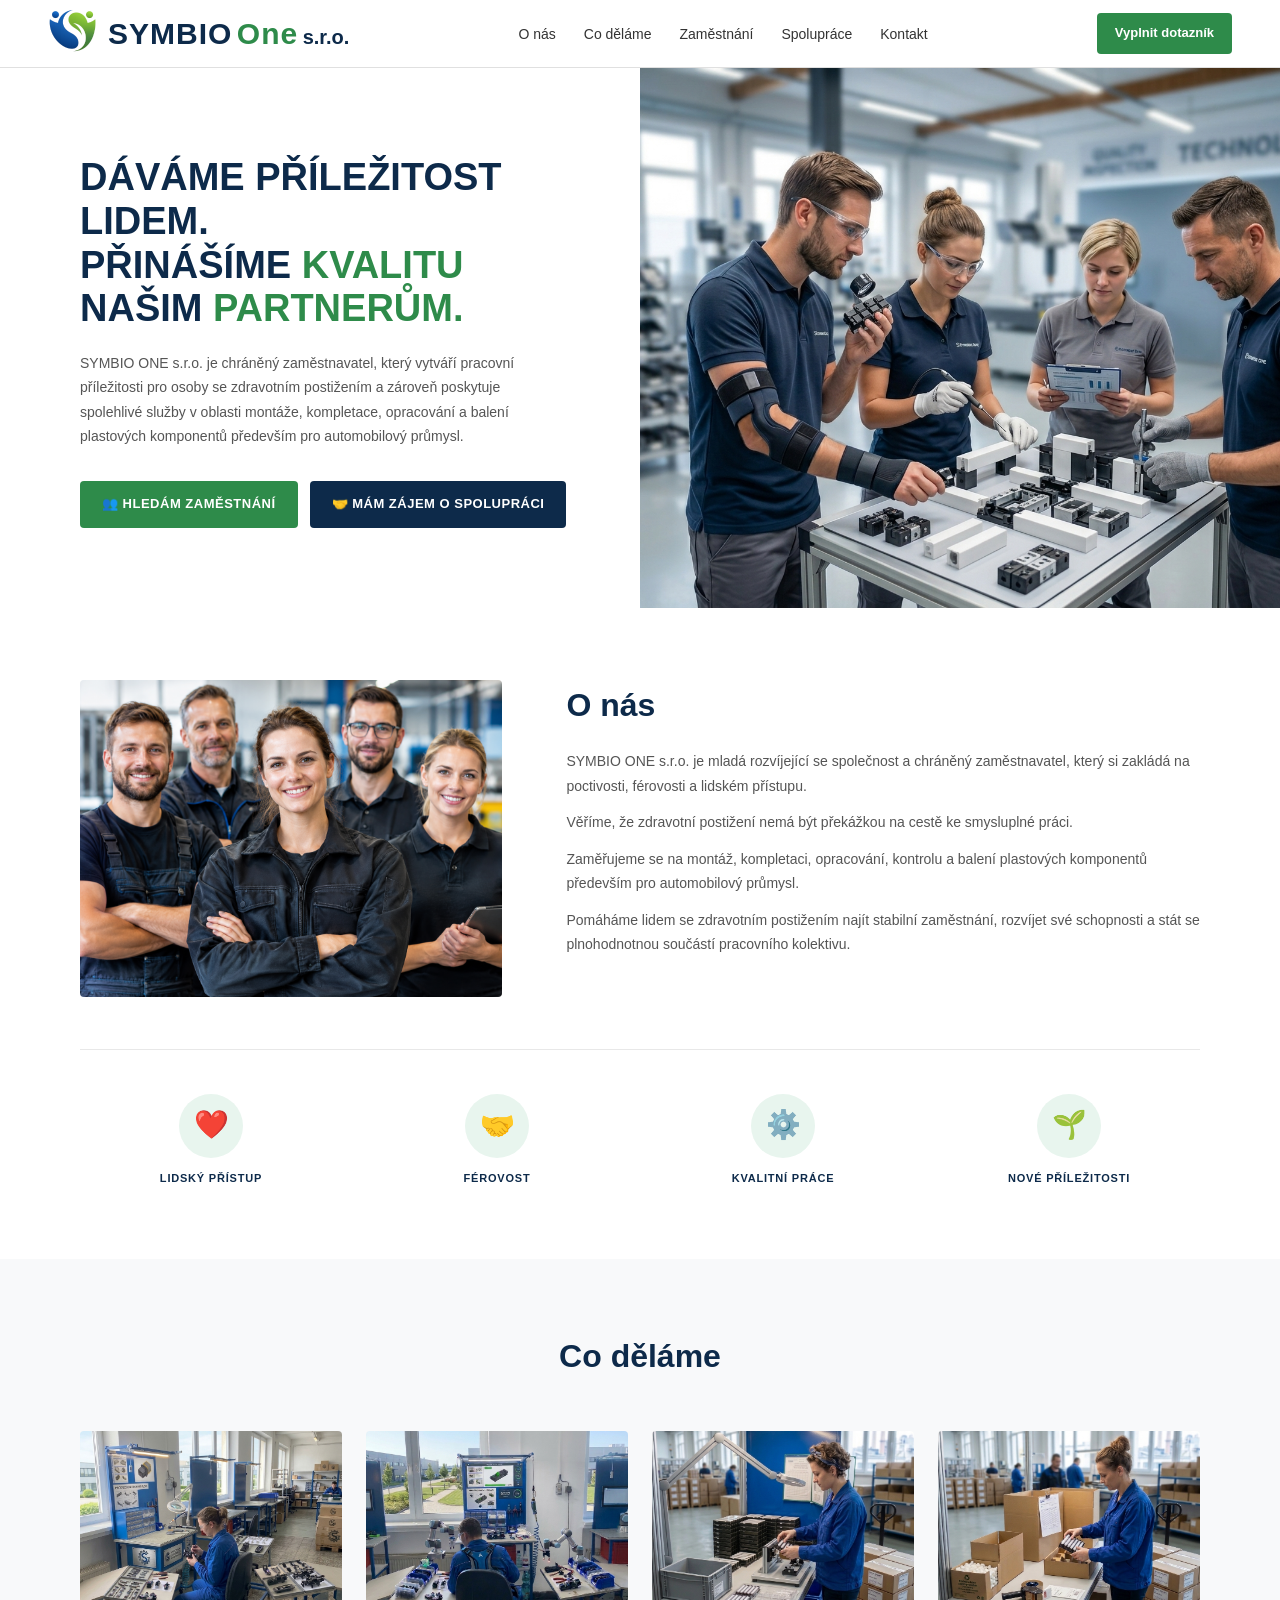
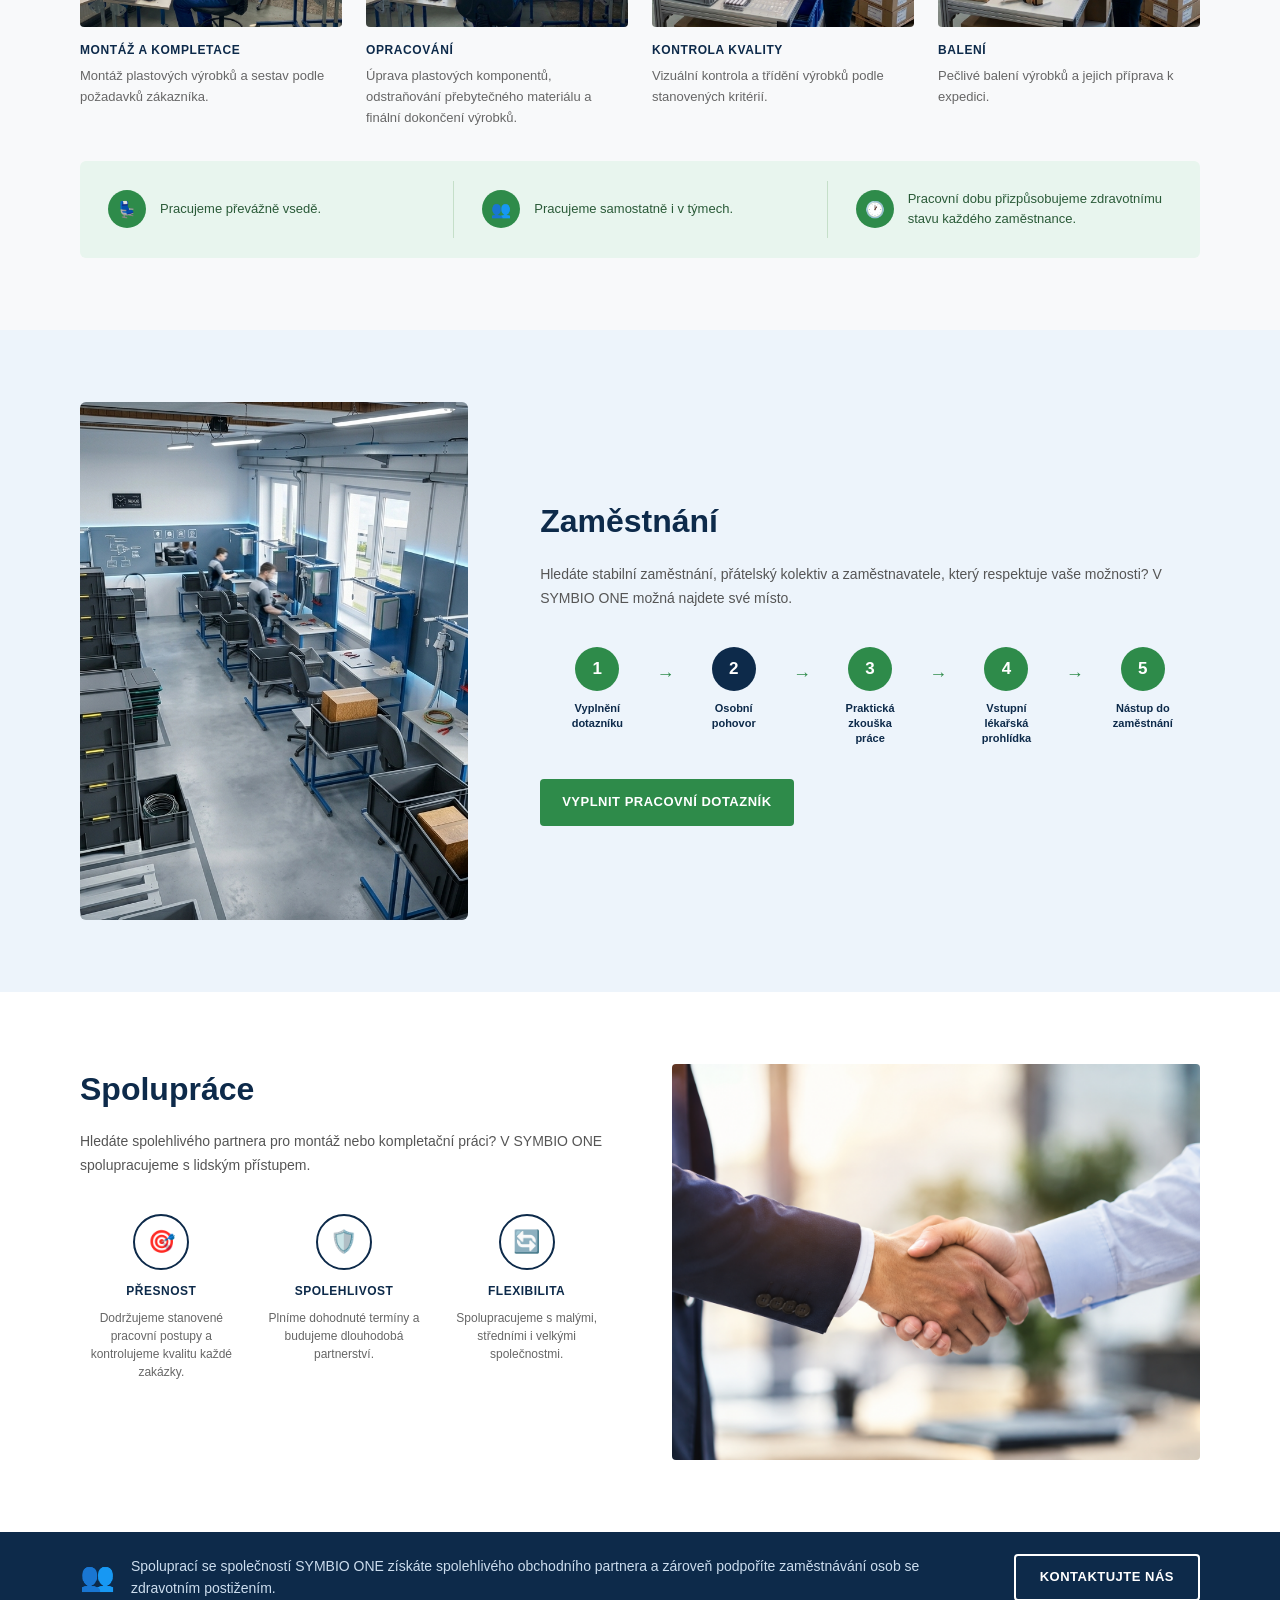
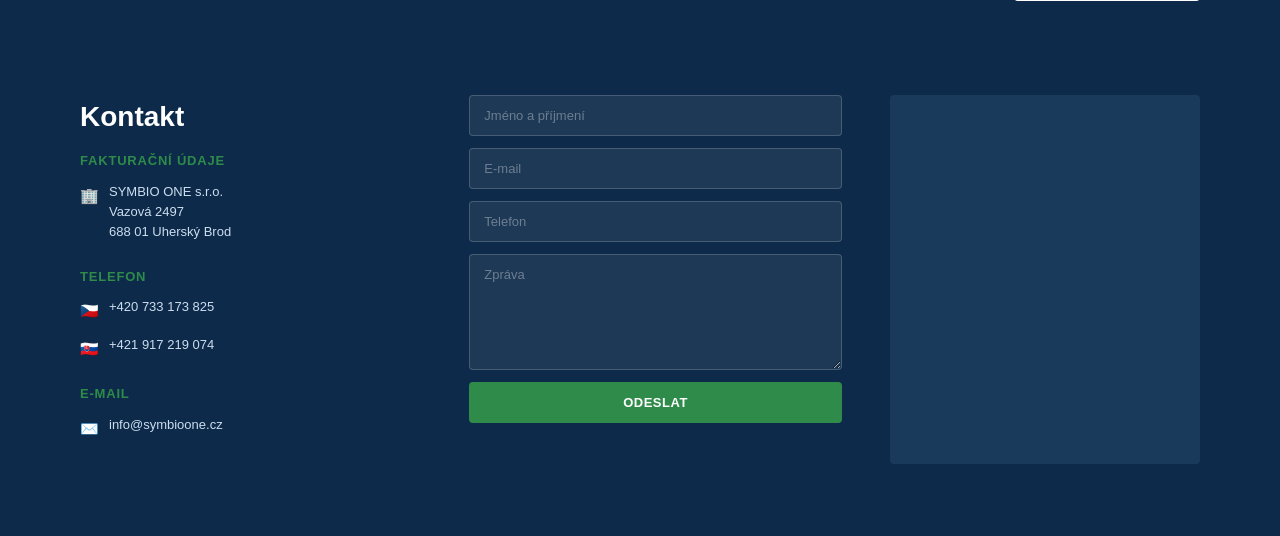
<file: index.html>
<!DOCTYPE html>
<html lang="cs">

<head>
    <meta charset="UTF-8">
    <meta name="viewport" content="width=device-width, initial-scale=1.0">
    <title>SYMBIO ONE s.r.o.</title>
    <link rel="stylesheet" href="style.css">
</head>

<body>

    <nav>
        <a href="#" class="nav-logo">
            <div class="nav-logo-icon"><img src="logo.png" alt="SYMBIO ONE Logo" /></div>
            <div class="nav-logo-text">
                <strong class="navy">SYMBIO</strong>
                <strong class="green">One</strong>
                <span class="navy">s.r.o.</span>
            </div>
        </a>
        <ul>
            <li><a href="onas.html">O nás</a></li>
            <li><a href="sluzby.html">Co děláme</a></li>
            <li><a href="zamestnanie.html">Zaměstnání</a></li>
            <li><a href="spolupraca.html">Spolupráce</a></li>
            <li><a href="kontakt.html">Kontakt</a></li>
        </ul>
        <a href="zamestnanie.html" class="nav-cta">Vyplnit dotazník</a>
    </nav>

    <!-- HERO -->
    <section class="hero">
        <div class="hero-left">
            <h1>
                Dáváme příležitost lidem.<br>
                Přinášíme <span class="accent">kvalitu</span><br>
                našim <span class="accent">partnerům.</span>
            </h1>
            <p>SYMBIO ONE s.r.o. je chráněný zaměstnavatel, který vytváří pracovní příležitosti pro osoby
                se zdravotním postižením a zároveň poskytuje spolehlivé služby v oblasti montáže, kompletace,
                opracování a balení plastových komponentů především pro automobilový průmysl.</p>
            <div class="hero-btns">
                <a href="zamestnanie.html" class="btn-green">👥 Hledám zaměstnání</a>
                <a href="spolupraca.html" class="btn-navy">🤝 Mám zájem o spolupráci</a>
            </div>
        </div>
        <div class="hero-right">
            <img src="images/znevyhodneni.jfif" alt="Znevýhodnění pracovníci SYMBIO ONE">
        </div>
    </section>

    <!-- O NÁS -->
    <section id="onas">
        <div class="onas-inner">
            <div class="onas-photo">
                <img src="images/onas.png" alt="O nás SYMBIO ONE">
            </div>
            <div class="onas-text">
                <h2>O nás</h2>
                <p>SYMBIO ONE s.r.o. je mladá rozvíjející se společnost a chráněný zaměstnavatel, který si zakládá
                    na poctivosti, férovosti a lidském přístupu.</p>
                <p>Věříme, že zdravotní postižení nemá být překážkou na cestě ke smysluplné práci.</p>
                <p>Zaměřujeme se na montáž, kompletaci, opracování, kontrolu a balení plastových komponentů
                    především pro automobilový průmysl.</p>
                <p>Pomáháme lidem se zdravotním postižením najít stabilní zaměstnání, rozvíjet své schopnosti
                    a stát se plnohodnotnou součástí pracovního kolektivu.</p>
            </div>
        </div>
        <div class="onas-icons">
            <div class="onas-icon-item">
                <div class="icon-circle">❤️</div>
                <span>Lidský přístup</span>
            </div>
            <div class="onas-icon-item">
                <div class="icon-circle">🤝</div>
                <span>Férovost</span>
            </div>
            <div class="onas-icon-item">
                <div class="icon-circle">⚙️</div>
                <span>Kvalitní práce</span>
            </div>
            <div class="onas-icon-item">
                <div class="icon-circle">🌱</div>
                <span>Nové příležitosti</span>
            </div>
        </div>
    </section>

    <!-- CO DĚLÁME -->
    <section id="sluzby">
        <h2>Co děláme</h2>
        <div class="sluzby-grid">
            <div class="sluzby-card">
                <div class="card-photo">
                    <img src="images/montaz.jfif" alt="Montáž a kompletace">
                </div>
                <h3>Montáž a kompletace</h3>
                <p>Montáž plastových výrobků a sestav podle požadavků zákazníka.</p>
            </div>
            <div class="sluzby-card">
                <div class="card-photo">
                    <img src="images/opracovani.jfif" alt="Opracování">
                </div>
                <h3>Opracování</h3>
                <p>Úprava plastových komponentů, odstraňování přebytečného materiálu a finální dokončení výrobků.</p>
            </div>
            <div class="sluzby-card">
                <div class="card-photo">
                    <img src="images/kontrola.jfif" alt="Kontrola kvality">
                </div>
                <h3>Kontrola kvality</h3>
                <p>Vizuální kontrola a třídění výrobků podle stanovených kritérií.</p>
            </div>
            <div class="sluzby-card">
                <div class="card-photo">
                    <img src="images/baleni.jfif" alt="Balení">
                </div>
                <h3>Balení</h3>
                <p>Pečlivé balení výrobků a jejich příprava k expedici.</p>
            </div>
        </div>
        <div class="sluzby-chips">
            <div class="chip">
                <div class="chip-icon">💺</div>
                Pracujeme převážně vsedě.
            </div>
            <div class="chip">
                <div class="chip-icon">👥</div>
                Pracujeme samostatně i v týmech.
            </div>
            <div class="chip">
                <div class="chip-icon">🕐</div>
                Pracovní dobu přizpůsobujeme zdravotnímu stavu každého zaměstnance.
            </div>
        </div>
    </section>

    <!-- ZAMĚSTNÁNÍ -->
    <section id="zamestnanie">
        <div class="zamestnanie-photo">
            <img src="images/dielna.jfif" alt="Zaměstnanci při práci v provozu">
        </div>
        <div class="zamestnanie-content">
            <h2>Zaměstnání</h2>
            <p>Hledáte stabilní zaměstnání, přátelský kolektiv a zaměstnavatele, který respektuje vaše možnosti?
                V SYMBIO ONE možná najdete své místo.</p>
            <div class="steps">
                <div class="step">
                    <div class="step-num">1</div>
                    <div class="step-label">Vyplnění dotazníku</div>
                </div>
                <div class="step-arrow">→</div>
                <div class="step">
                    <div class="step-num step-num--navy">2</div>
                    <div class="step-label">Osobní pohovor</div>
                </div>
                <div class="step-arrow">→</div>
                <div class="step">
                    <div class="step-num">3</div>
                    <div class="step-label">Praktická zkouška práce</div>
                </div>
                <div class="step-arrow">→</div>
                <div class="step">
                    <div class="step-num">4</div>
                    <div class="step-label">Vstupní lékařská prohlídka</div>
                </div>
                <div class="step-arrow">→</div>
                <div class="step">
                    <div class="step-num">5</div>
                    <div class="step-label">Nástup do zaměstnání</div>
                </div>
            </div>
            <a href="#kontakt" class="btn-green">Vyplnit pracovní dotazník</a>
        </div>
    </section>

    <!-- SPOLUPRÁCE -->
    <section id="spolupraca">
        <div class="spolupraca-inner">
            <div class="spolupraca-left">
                <h2>Spolupráce</h2>
                <p>Hledáte spolehlivého partnera pro montáž nebo kompletační práci?
                    V SYMBIO ONE spolupracujeme s lidským přístupem.</p>
                <div class="spolupraca-icons">
                    <div class="spolupraca-icon-item">
                        <div class="icon-circle">🎯</div>
                        <strong>Přesnost</strong>
                        <p>Dodržujeme stanovené pracovní postupy a kontrolujeme kvalitu každé zakázky.</p>
                    </div>
                    <div class="spolupraca-icon-item">
                        <div class="icon-circle">🛡️</div>
                        <strong>Spolehlivost</strong>
                        <p>Plníme dohodnuté termíny a budujeme dlouhodobá partnerství.</p>
                    </div>
                    <div class="spolupraca-icon-item">
                        <div class="icon-circle">🔄</div>
                        <strong>Flexibilita</strong>
                        <p>Spolupracujeme s malými, středními i velkými společnostmi.</p>
                    </div>
                </div>
            </div>
            <div class="spolupraca-photo">
                <img src="images/spoluprace.png" alt="Obchodní partneři při podání rukou">
            </div>
        </div>
        <div class="spolupraca-bar">
            <div class="spolupraca-bar-content">
                <span class="bar-icon">👥</span>
                <p>Spoluprací se společností SYMBIO ONE získáte spolehlivého obchodního partnera
                    a zároveň podpoříte zaměstnávání osob se zdravotním postižením.</p>
            </div>
            <a href="#kontakt" class="btn-outline-white">Kontaktujte nás</a>
        </div>
    </section>

    <!-- KONTAKT -->
    <section id="kontakt">
        <div class="kontakt-info">
            <h2>Kontakt</h2>
            <div class="kontakt-section">
                <h3>Fakturační údaje</h3>
                <div class="kontakt-detail">
                    <span class="d-icon">🏢</span>
                    <span>SYMBIO ONE s.r.o.<br>Vazová 2497<br>688 01 Uherský Brod</span>
                </div>
            </div>
            <div class="kontakt-section">
                <h3>Telefon</h3>
                <div class="kontakt-detail">
                    <span class="d-icon">🇨🇿</span>
                    <span><a href="tel:+420733173825">+420 733 173 825</a></span>
                </div>
                <div class="kontakt-detail">
                    <span class="d-icon">🇸🇰</span>
                    <span><a href="tel:+421917219074">+421 917 219 074</a></span>
                </div>
            </div>
            <div class="kontakt-section">
                <h3>E-mail</h3>
                <div class="kontakt-detail">
                    <span class="d-icon">✉️</span>
                    <a href="mailto:info@symbioone.cz">info@symbioone.cz</a>
                </div>
            </div>
        </div>
        <div id="form-status" class="form-status" style="display:none"></div>
        <form class="kontakt-form" action="send.php" method="post">
            <input type="hidden" name="return_url" value="index.html">
            <input type="text" name="name" placeholder="Jméno a příjmení" required>
            <input type="email" name="email" placeholder="E-mail" required>
            <input type="tel" name="phone" placeholder="Telefon">
            <textarea name="message" placeholder="Zpráva" rows="6"></textarea>
            <button type="submit">Odeslat</button>
        </form>

        <script>
            const p = new URLSearchParams(location.search);
            if (p.has('status')) {
                const el = document.getElementById('form-status');
                el.style.display = 'block';
                if (p.get('status') === 'ok') {
                    el.classList.add('form-status--ok');
                    el.textContent = '✅ Zpráva byla odeslána. Brzy se ozveme!';
                } else {
                    el.classList.add('form-status--error');
                    el.textContent = '❌ Odeslání se nezdařilo. Zkuste to prosím znovu.';
                }
                // Scroll to message and auto-hide after 5 s
                setTimeout(() => { el.style.display = 'none'; }, 5000);
            }
        </script>
        <div class="kontakt-map">
            <iframe
                src="https://www.google.com/maps/embed?pb=!1m18!1m12!1m3!1d2627.893836826477!2d17.259!3d49.0299!2m3!1f0!2f0!3f0!3m2!1i1024!2i768!4f13.1!3m3!1m2!1s0x4715f5e3b3b3b3b3%3A0x1234567890abcdef!2sVazov%C3%A1%202497%2C%20688%2001%20Uhersk%C3%BD%20Brod!5e0!3m2!1scs!2scz!4v1234567890123"
                width="100%" height="100%" style="border:0;" allowfullscreen="" loading="lazy"
                referrerpolicy="no-referrer-when-downgrade"></iframe>
        </div>
    </section>

</body>

</html>
</file>
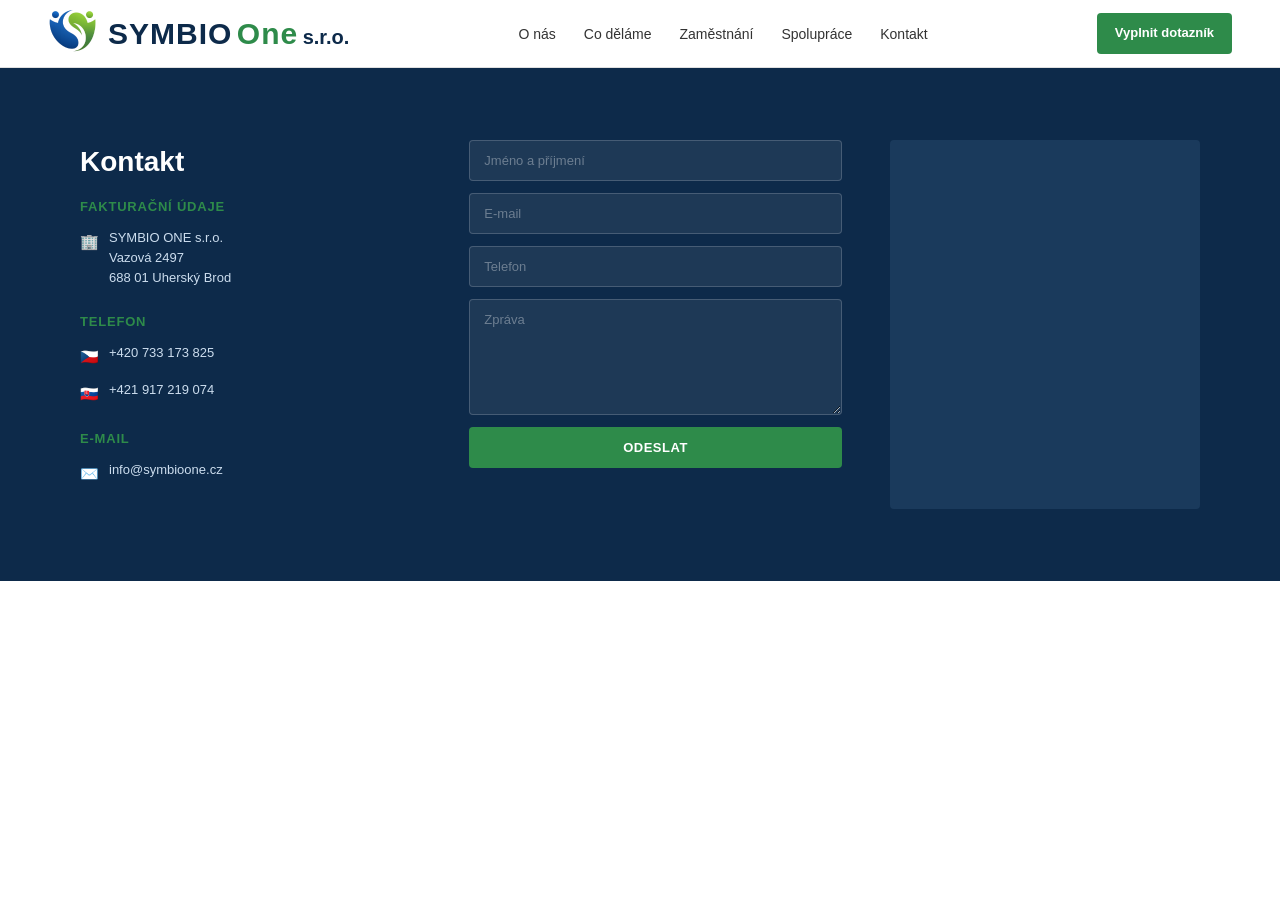
<file: kontakt.html>
<!DOCTYPE html>
<html lang="cs">

<head>
    <meta charset="UTF-8">
    <meta name="viewport" content="width=device-width, initial-scale=1.0">
    <title>SYMBIO ONE – Kontakt</title>
    <link rel="stylesheet" href="style.css">
</head>

<body>

    <nav>
        <a href="index.html" class="nav-logo">
            <div class="nav-logo-icon"><img src="logo.png" alt="SYMBIO ONE Logo" /></div>
            <div class="nav-logo-text">
                <strong class="navy">SYMBIO</strong>
                <strong class="green">One</strong>
                <span class="navy">s.r.o.</span>
            </div>
        </a>
        <ul>
            <li><a href="onas.html">O nás</a></li>
            <li><a href="sluzby.html">Co děláme</a></li>
            <li><a href="zamestnanie.html">Zaměstnání</a></li>
            <li><a href="spolupraca.html">Spolupráce</a></li>
            <li><a href="kontakt.html">Kontakt</a></li>
        </ul>
        <a href="zamestnanie.html" class="nav-cta">Vyplnit dotazník</a>
    </nav>

    <section id="kontakt" style="scroll-margin-top: 0;">
        <div class="kontakt-info">
            <h2>Kontakt</h2>
            <div class="kontakt-section">
                <h3>Fakturační údaje</h3>
                <div class="kontakt-detail">
                    <span class="d-icon">🏢</span>
                    <span>SYMBIO ONE s.r.o.<br>Vazová 2497<br>688 01 Uherský Brod</span>
                </div>
            </div>
            <div class="kontakt-section">
                <h3>Telefon</h3>
                <div class="kontakt-detail">
                    <span class="d-icon">🇨🇿</span>
                    <span><a href="tel:+420733173825">+420 733 173 825</a></span>
                </div>
                <div class="kontakt-detail">
                    <span class="d-icon">🇸🇰</span>
                    <span><a href="tel:+421917219074">+421 917 219 074</a></span>
                </div>
            </div>
            <div class="kontakt-section">
                <h3>E-mail</h3>
                <div class="kontakt-detail">
                    <span class="d-icon">✉️</span>
                    <a href="mailto:info@symbioone.cz">info@symbioone.cz</a>
                </div>
            </div>
        </div>
        <div id="form-status" class="form-status" style="display:none"></div>
        <form class="kontakt-form" action="send.php" method="post">
            <input type="hidden" name="return_url" value="kontakt.html">
            <input type="text" name="name" placeholder="Jméno a příjmení" required>
            <input type="email" name="email" placeholder="E-mail" required>
            <input type="tel" name="phone" placeholder="Telefon">
            <textarea name="message" placeholder="Zpráva" rows="6"></textarea>
            <button type="submit">Odeslat</button>
        </form>

        <script>
            const p = new URLSearchParams(location.search);
            if (p.has('status')) {
                const el = document.getElementById('form-status');
                el.style.display = 'block';
                if (p.get('status') === 'ok') {
                    el.classList.add('form-status--ok');
                    el.textContent = '✅ Zpráva byla odeslána. Brzy se ozveme!';
                } else {
                    el.classList.add('form-status--error');
                    el.textContent = '❌ Odeslání se nezdařilo. Zkuste to prosím znovu.';
                }
                // Scroll to message and auto-hide after 5 s
                setTimeout(() => { el.style.display = 'none'; }, 5000);
            }
        </script>
        <div class="kontakt-map">
            <iframe
                src="https://www.google.com/maps/embed?pb=!1m18!1m12!1m3!1d2627.893836826477!2d17.259!3d49.0299!2m3!1f0!2f0!3f0!3m2!1i1024!2i768!4f13.1!3m3!1m2!1s0x4715f5e3b3b3b3b3%3A0x1234567890abcdef!2sVazov%C3%A1%202497%2C%20688%2001%20Uhersk%C3%BD%20Brod!5e0!3m2!1scs!2scz!4v1234567890123"
                width="100%" height="100%" style="border:0;" allowfullscreen="" loading="lazy"
                referrerpolicy="no-referrer-when-downgrade"></iframe>
        </div>
    </section>
</body>

</html>
</file>
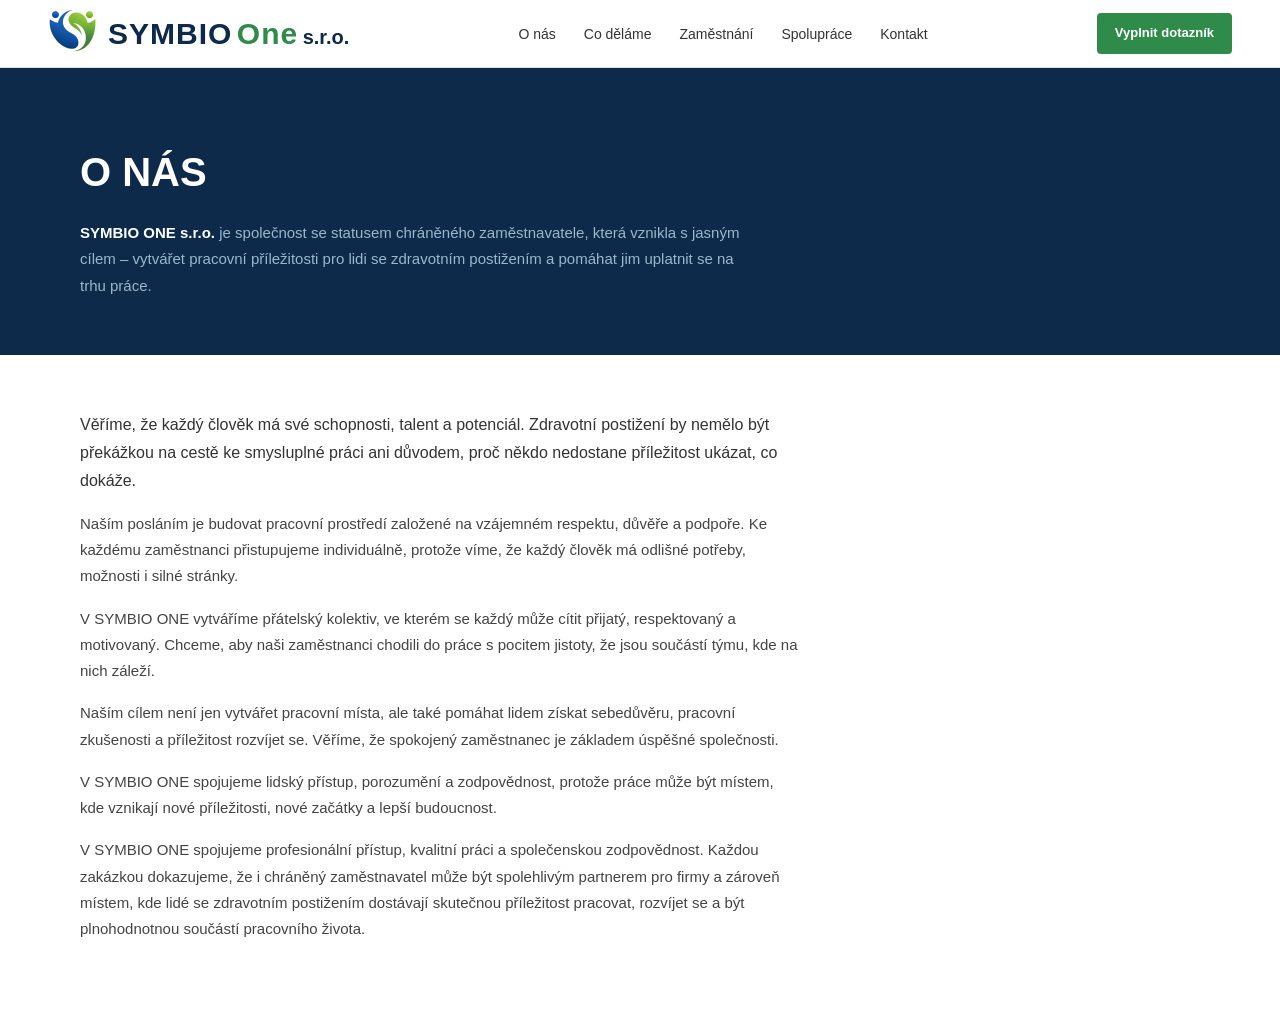
<file: onas.html>
<!DOCTYPE html>
<html lang="cs">

<head>
    <meta charset="UTF-8">
    <meta name="viewport" content="width=device-width, initial-scale=1.0">
    <title>SYMBIO ONE – O nás</title>
    <link rel="stylesheet" href="style.css">
</head>

<body>

    <nav>
        <a href="index.html" class="nav-logo">
            <div class="nav-logo-icon"><img src="logo.png" alt="SYMBIO ONE Logo" /></div>
            <div class="nav-logo-text">
                <strong class="navy">SYMBIO</strong>
                <strong class="green">One</strong>
                <span class="navy">s.r.o.</span>
            </div>
        </a>
        <ul>
            <li><a href="onas.html">O nás</a></li>
            <li><a href="sluzby.html">Co děláme</a></li>
            <li><a href="zamestnanie.html">Zaměstnání</a></li>
            <li><a href="spolupraca.html">Spolupráce</a></li>
            <li><a href="kontakt.html">Kontakt</a></li>
        </ul>
        <a href="zamestnanie.html" class="nav-cta">Vyplnit dotazník</a>
    </nav>

    <div class="page-hero">
        <h1>O nás</h1>
        <p><strong>SYMBIO ONE s.r.o.</strong> je společnost se statusem chráněného zaměstnavatele, která vznikla
            s jasným cílem – vytvářet pracovní příležitosti pro lidi se zdravotním postižením a pomáhat jim
            uplatnit se na trhu práce.</p>
    </div>

    <div class="page-content">
        <p>Věříme, že každý člověk má své schopnosti, talent a potenciál. Zdravotní postižení by nemělo být
            překážkou na cestě ke smysluplné práci ani důvodem, proč někdo nedostane příležitost ukázat, co
            dokáže.</p>

        <p>Naším posláním je budovat pracovní prostředí založené na vzájemném respektu, důvěře a podpoře. Ke
            každému zaměstnanci přistupujeme individuálně, protože víme, že každý člověk má odlišné potřeby,
            možnosti i silné stránky.</p>

        <p>V SYMBIO ONE vytváříme přátelský kolektiv, ve kterém se každý může cítit přijatý, respektovaný
            a motivovaný. Chceme, aby naši zaměstnanci chodili do práce s pocitem jistoty, že jsou součástí týmu,
            kde na nich záleží.</p>

        <p>Naším cílem není jen vytvářet pracovní místa, ale také pomáhat lidem získat sebedůvěru, pracovní
            zkušenosti a příležitost rozvíjet se. Věříme, že spokojený zaměstnanec je základem úspěšné
            společnosti.</p>

        <p>V SYMBIO ONE spojujeme lidský přístup, porozumění a zodpovědnost, protože práce může být místem, kde
            vznikají nové příležitosti, nové začátky a lepší budoucnost.</p>

        <p>V SYMBIO ONE spojujeme profesionální přístup, kvalitní práci a společenskou zodpovědnost. Každou zakázkou
            dokazujeme, že i chráněný zaměstnavatel může být spolehlivým partnerem pro firmy a zároveň místem,
            kde lidé se zdravotním postižením dostávají skutečnou příležitost pracovat, rozvíjet se a být
            plnohodnotnou součástí pracovního života.</p>
    </div>
</body>

</html>
</file>
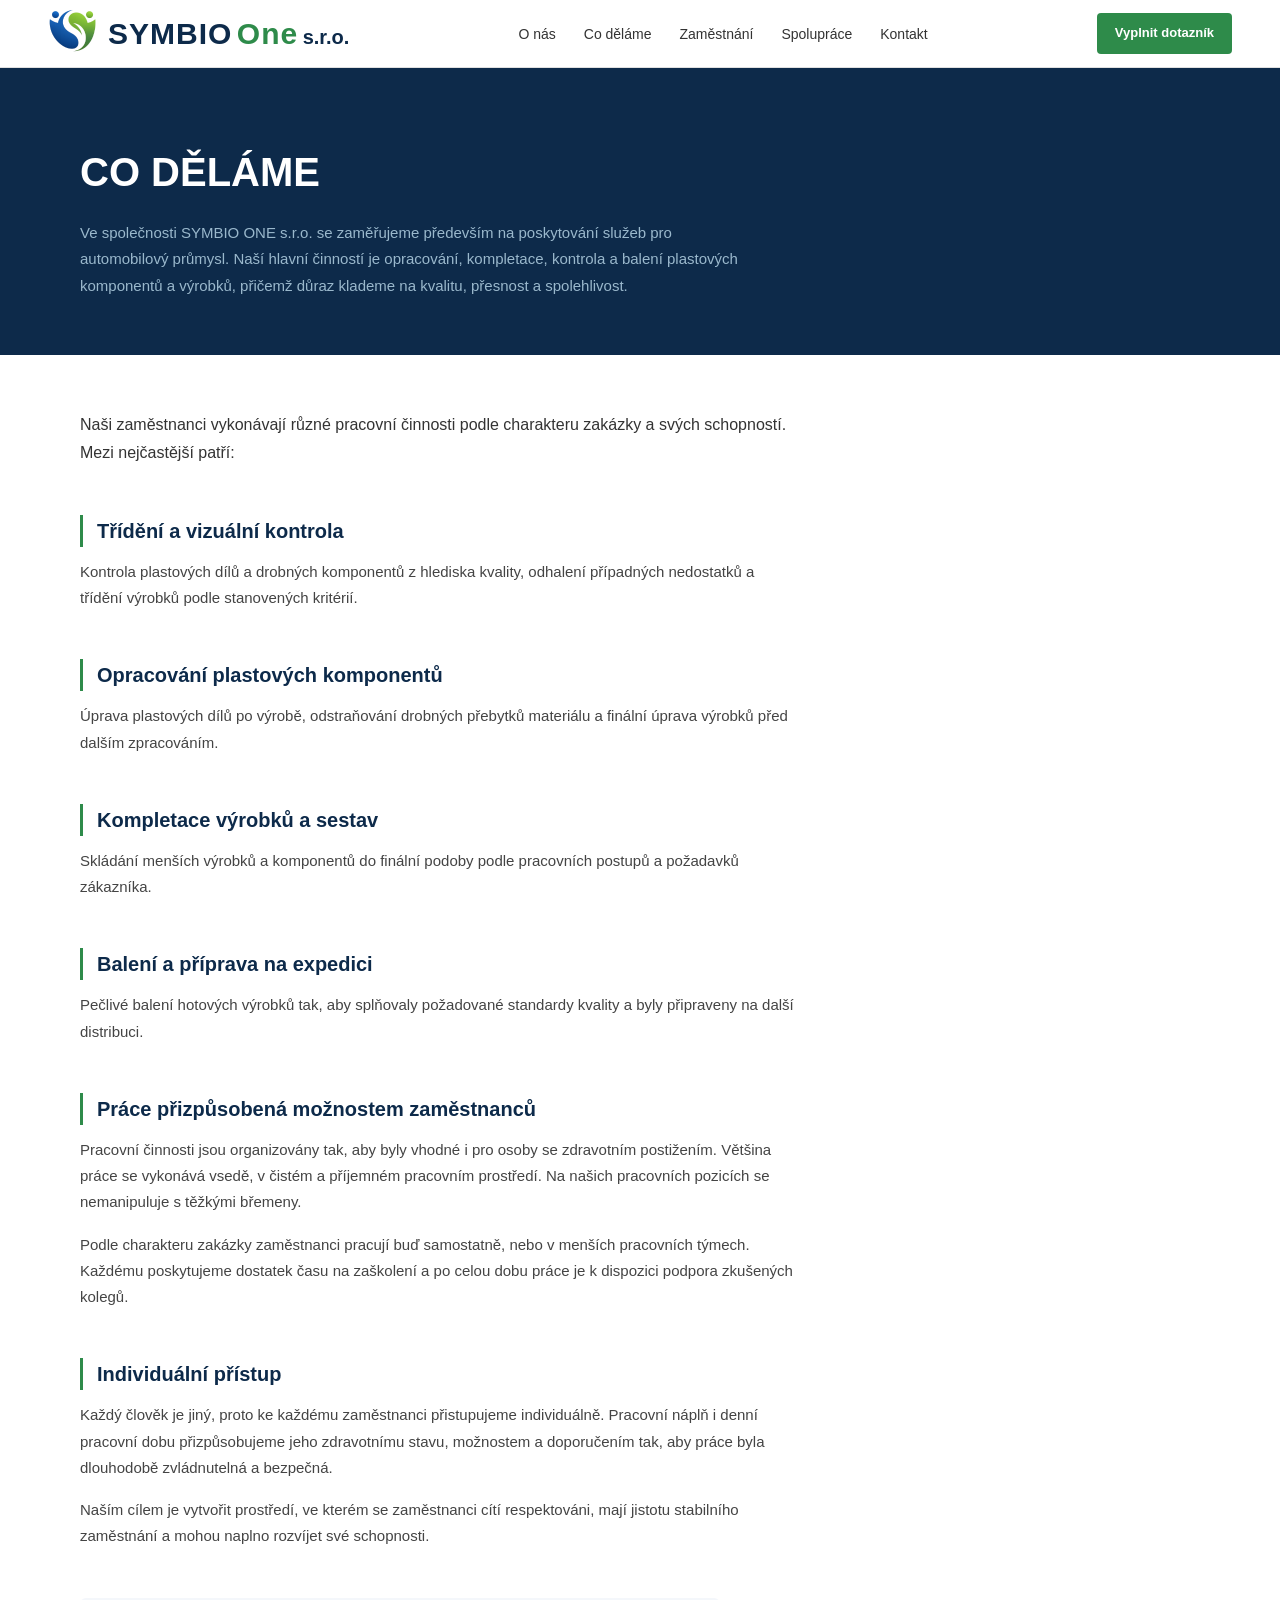
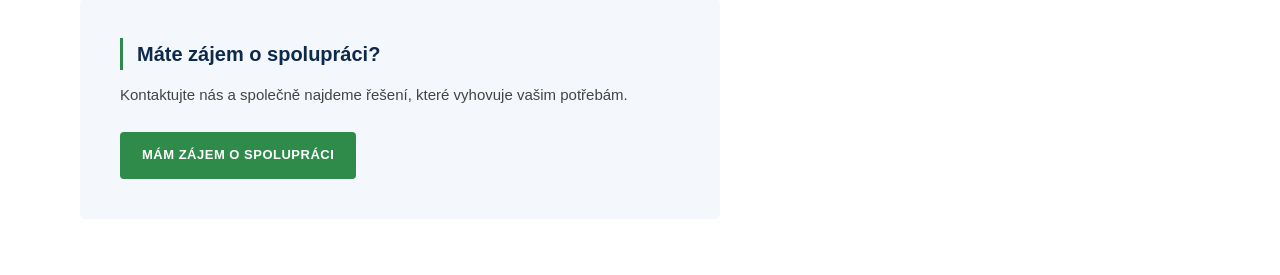
<file: sluzby.html>
<!DOCTYPE html>
<html lang="cs">

<head>
    <meta charset="UTF-8">
    <meta name="viewport" content="width=device-width, initial-scale=1.0">
    <title>SYMBIO ONE – Co děláme</title>
    <link rel="stylesheet" href="style.css">
</head>

<body>

    <nav>
        <a href="index.html" class="nav-logo">
            <div class="nav-logo-icon"><img src="logo.png" alt="SYMBIO ONE Logo" /></div>
            <div class="nav-logo-text">
                <strong class="navy">SYMBIO</strong>
                <strong class="green">One</strong>
                <span class="navy">s.r.o.</span>
            </div>
        </a>
        <ul>
            <li><a href="onas.html">O nás</a></li>
            <li><a href="sluzby.html">Co děláme</a></li>
            <li><a href="zamestnanie.html">Zaměstnání</a></li>
            <li><a href="spolupraca.html">Spolupráce</a></li>
            <li><a href="kontakt.html">Kontakt</a></li>
        </ul>
        <a href="zamestnanie.html" class="nav-cta">Vyplnit dotazník</a>
    </nav>

    <div class="page-hero">
        <h1>Co děláme</h1>
        <p>Ve společnosti SYMBIO ONE s.r.o. se zaměřujeme především na poskytování služeb pro automobilový
            průmysl. Naší hlavní činností je opracování, kompletace, kontrola a balení plastových komponentů
            a výrobků, přičemž důraz klademe na kvalitu, přesnost a spolehlivost.</p>
    </div>

    <div class="page-content">
        <p>Naši zaměstnanci vykonávají různé pracovní činnosti podle charakteru zakázky a svých schopností.
            Mezi nejčastější patří:</p>

        <h2>Třídění a vizuální kontrola</h2>
        <p>Kontrola plastových dílů a drobných komponentů z hlediska kvality, odhalení případných nedostatků
            a třídění výrobků podle stanovených kritérií.</p>

        <h2>Opracování plastových komponentů</h2>
        <p>Úprava plastových dílů po výrobě, odstraňování drobných přebytků materiálu a finální úprava výrobků
            před dalším zpracováním.</p>

        <h2>Kompletace výrobků a sestav</h2>
        <p>Skládání menších výrobků a komponentů do finální podoby podle pracovních postupů a požadavků
            zákazníka.</p>

        <h2>Balení a příprava na expedici</h2>
        <p>Pečlivé balení hotových výrobků tak, aby splňovaly požadované standardy kvality a byly připraveny
            na další distribuci.</p>

        <h2>Práce přizpůsobená možnostem zaměstnanců</h2>
        <p>Pracovní činnosti jsou organizovány tak, aby byly vhodné i pro osoby se zdravotním postižením. Většina
            práce se vykonává vsedě, v čistém a příjemném pracovním prostředí. Na našich pracovních pozicích se
            nemanipuluje s těžkými břemeny.</p>
        <p>Podle charakteru zakázky zaměstnanci pracují buď samostatně, nebo v menších pracovních týmech. Každému
            poskytujeme dostatek času na zaškolení a po celou dobu práce je k dispozici podpora zkušených kolegů.</p>

        <h2>Individuální přístup</h2>
        <p>Každý člověk je jiný, proto ke každému zaměstnanci přistupujeme individuálně. Pracovní náplň i denní
            pracovní dobu přizpůsobujeme jeho zdravotnímu stavu, možnostem a doporučením tak, aby práce byla
            dlouhodobě zvládnutelná a bezpečná.</p>
        <p>Naším cílem je vytvořit prostředí, ve kterém se zaměstnanci cítí respektováni, mají jistotu stabilního
            zaměstnání a mohou naplno rozvíjet své schopnosti.</p>

        <div class="cta-box">
            <h2>Máte zájem o spolupráci?</h2>
            <p>Kontaktujte nás a společně najdeme řešení, které vyhovuje vašim potřebám.</p>
            <a href="spolupraca.html" class="btn-green">Mám zájem o spolupráci</a>
        </div>
    </div>
</body>

</html>
</file>
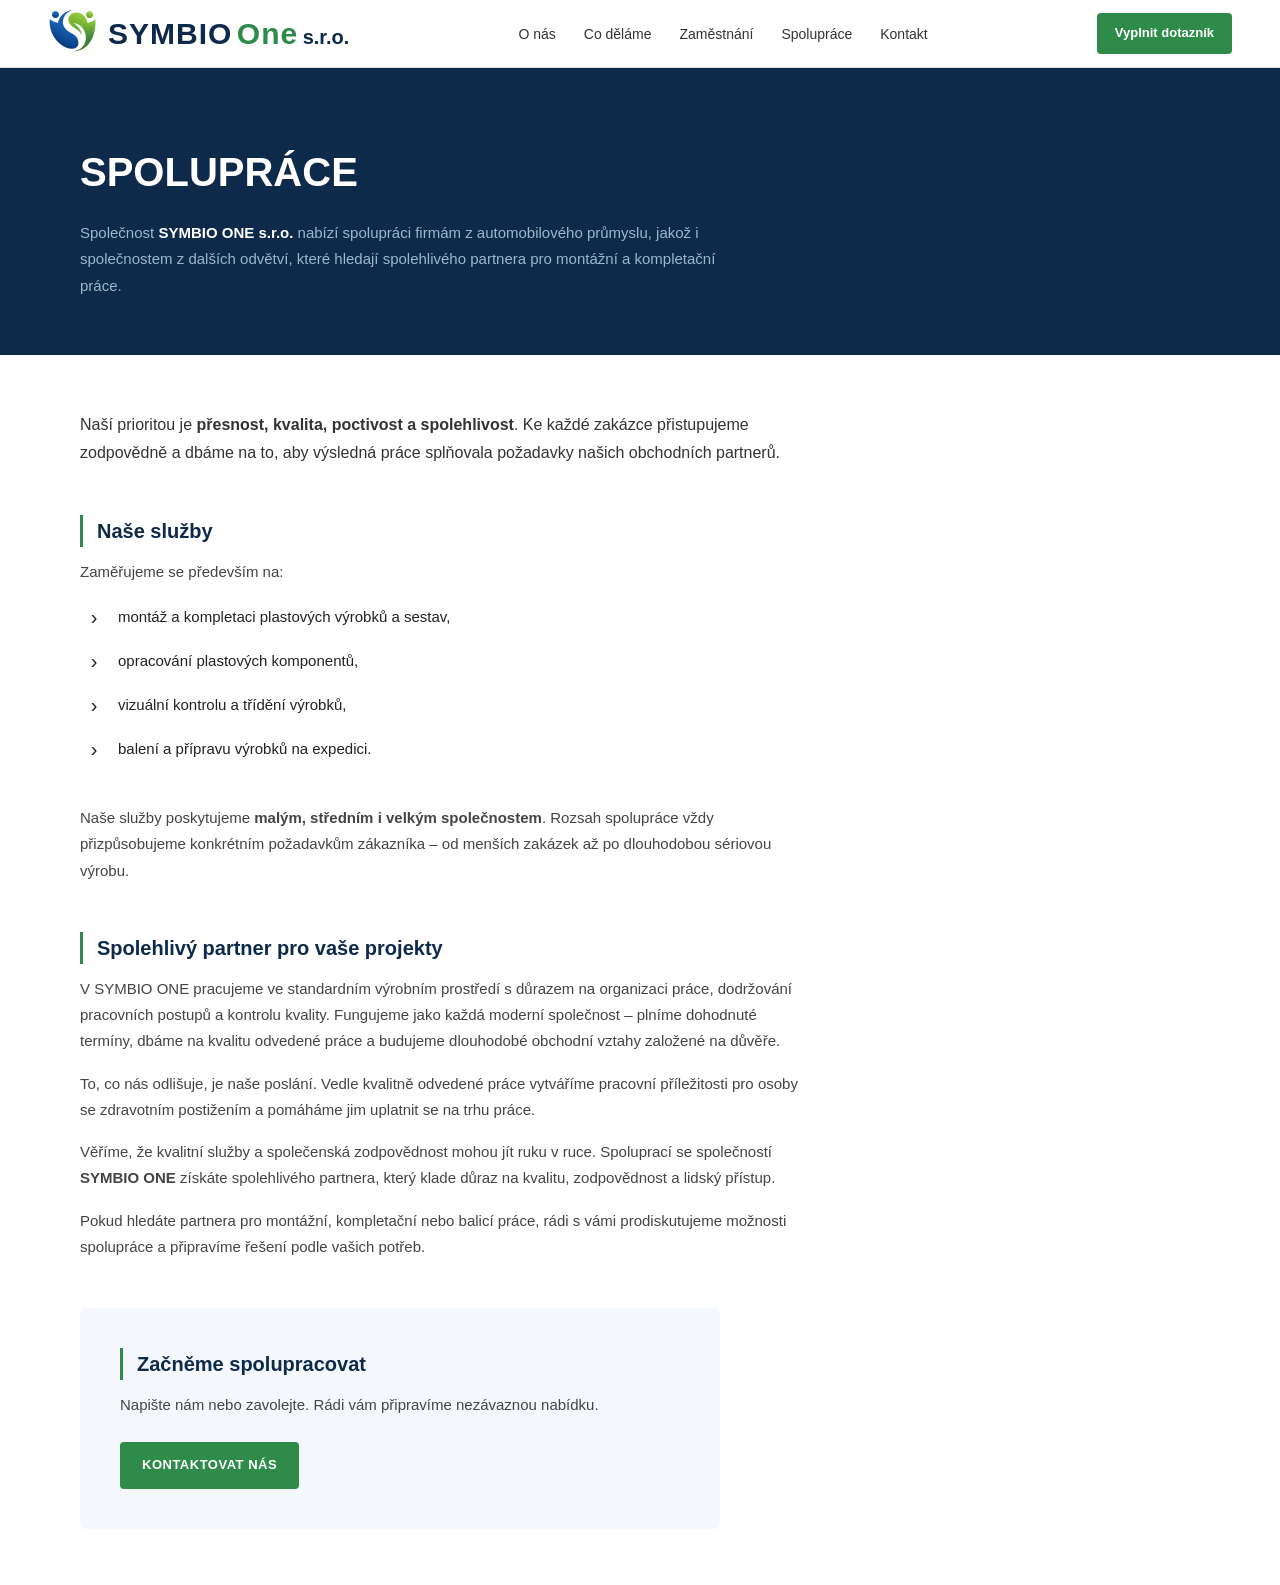
<file: spolupraca.html>
<!DOCTYPE html>
<html lang="cs">

<head>
    <meta charset="UTF-8">
    <meta name="viewport" content="width=device-width, initial-scale=1.0">
    <title>SYMBIO ONE – Spolupráce</title>
    <link rel="stylesheet" href="style.css">
</head>

<body>

    <nav>
        <a href="index.html" class="nav-logo">
            <div class="nav-logo-icon"><img src="logo.png" alt="SYMBIO ONE Logo" /></div>
            <div class="nav-logo-text">
                <strong class="navy">SYMBIO</strong>
                <strong class="green">One</strong>
                <span class="navy">s.r.o.</span>
            </div>
        </a>
        <ul>
            <li><a href="onas.html">O nás</a></li>
            <li><a href="sluzby.html">Co děláme</a></li>
            <li><a href="zamestnanie.html">Zaměstnání</a></li>
            <li><a href="spolupraca.html">Spolupráce</a></li>
            <li><a href="kontakt.html">Kontakt</a></li>
        </ul>
        <a href="zamestnanie.html" class="nav-cta">Vyplnit dotazník</a>
    </nav>

    <div class="page-hero">
        <h1>Spolupráce</h1>
        <p>Společnost <strong>SYMBIO ONE s.r.o.</strong> nabízí spolupráci firmám z automobilového průmyslu,
            jakož i společnostem z dalších odvětví, které hledají spolehlivého partnera pro montážní
            a kompletační práce.</p>
    </div>

    <div class="page-content">
        <p>Naší prioritou je <strong>přesnost, kvalita, poctivost a spolehlivost</strong>. Ke každé zakázce
            přistupujeme zodpovědně a dbáme na to, aby výsledná práce splňovala požadavky našich obchodních
            partnerů.</p>

        <h2>Naše služby</h2>
        <p>Zaměřujeme se především na:</p>
        <ul class="values-list">
            <li><span class="icon">›</span> montáž a kompletaci plastových výrobků a sestav,</li>
            <li><span class="icon">›</span> opracování plastových komponentů,</li>
            <li><span class="icon">›</span> vizuální kontrolu a třídění výrobků,</li>
            <li><span class="icon">›</span> balení a přípravu výrobků na expedici.</li>
        </ul>
        <p>Naše služby poskytujeme <strong>malým, středním i velkým společnostem</strong>. Rozsah spolupráce
            vždy přizpůsobujeme konkrétním požadavkům zákazníka – od menších zakázek až po dlouhodobou
            sériovou výrobu.</p>

        <h2>Spolehlivý partner pro vaše projekty</h2>
        <p>V SYMBIO ONE pracujeme ve standardním výrobním prostředí s důrazem na organizaci práce, dodržování
            pracovních postupů a kontrolu kvality. Fungujeme jako každá moderní společnost – plníme dohodnuté
            termíny, dbáme na kvalitu odvedené práce a budujeme dlouhodobé obchodní vztahy založené na důvěře.</p>
        <p>To, co nás odlišuje, je naše poslání. Vedle kvalitně odvedené práce vytváříme pracovní příležitosti
            pro osoby se zdravotním postižením a pomáháme jim uplatnit se na trhu práce.</p>
        <p>Věříme, že kvalitní služby a společenská zodpovědnost mohou jít ruku v ruce. Spoluprací se společností
            <strong>SYMBIO ONE</strong> získáte spolehlivého partnera, který klade důraz na kvalitu, zodpovědnost
            a lidský přístup.
        </p>
        <p>Pokud hledáte partnera pro montážní, kompletační nebo balicí práce, rádi s vámi prodiskutujeme možnosti
            spolupráce a připravíme řešení podle vašich potřeb.</p>

        <div class="cta-box">
            <h2>Začněme spolupracovat</h2>
            <p>Napište nám nebo zavolejte. Rádi vám připravíme nezávaznou nabídku.</p>
            <a href="kontakt.html" class="btn-green">Kontaktovat nás</a>
        </div>
    </div>
</body>

</html>
</file>
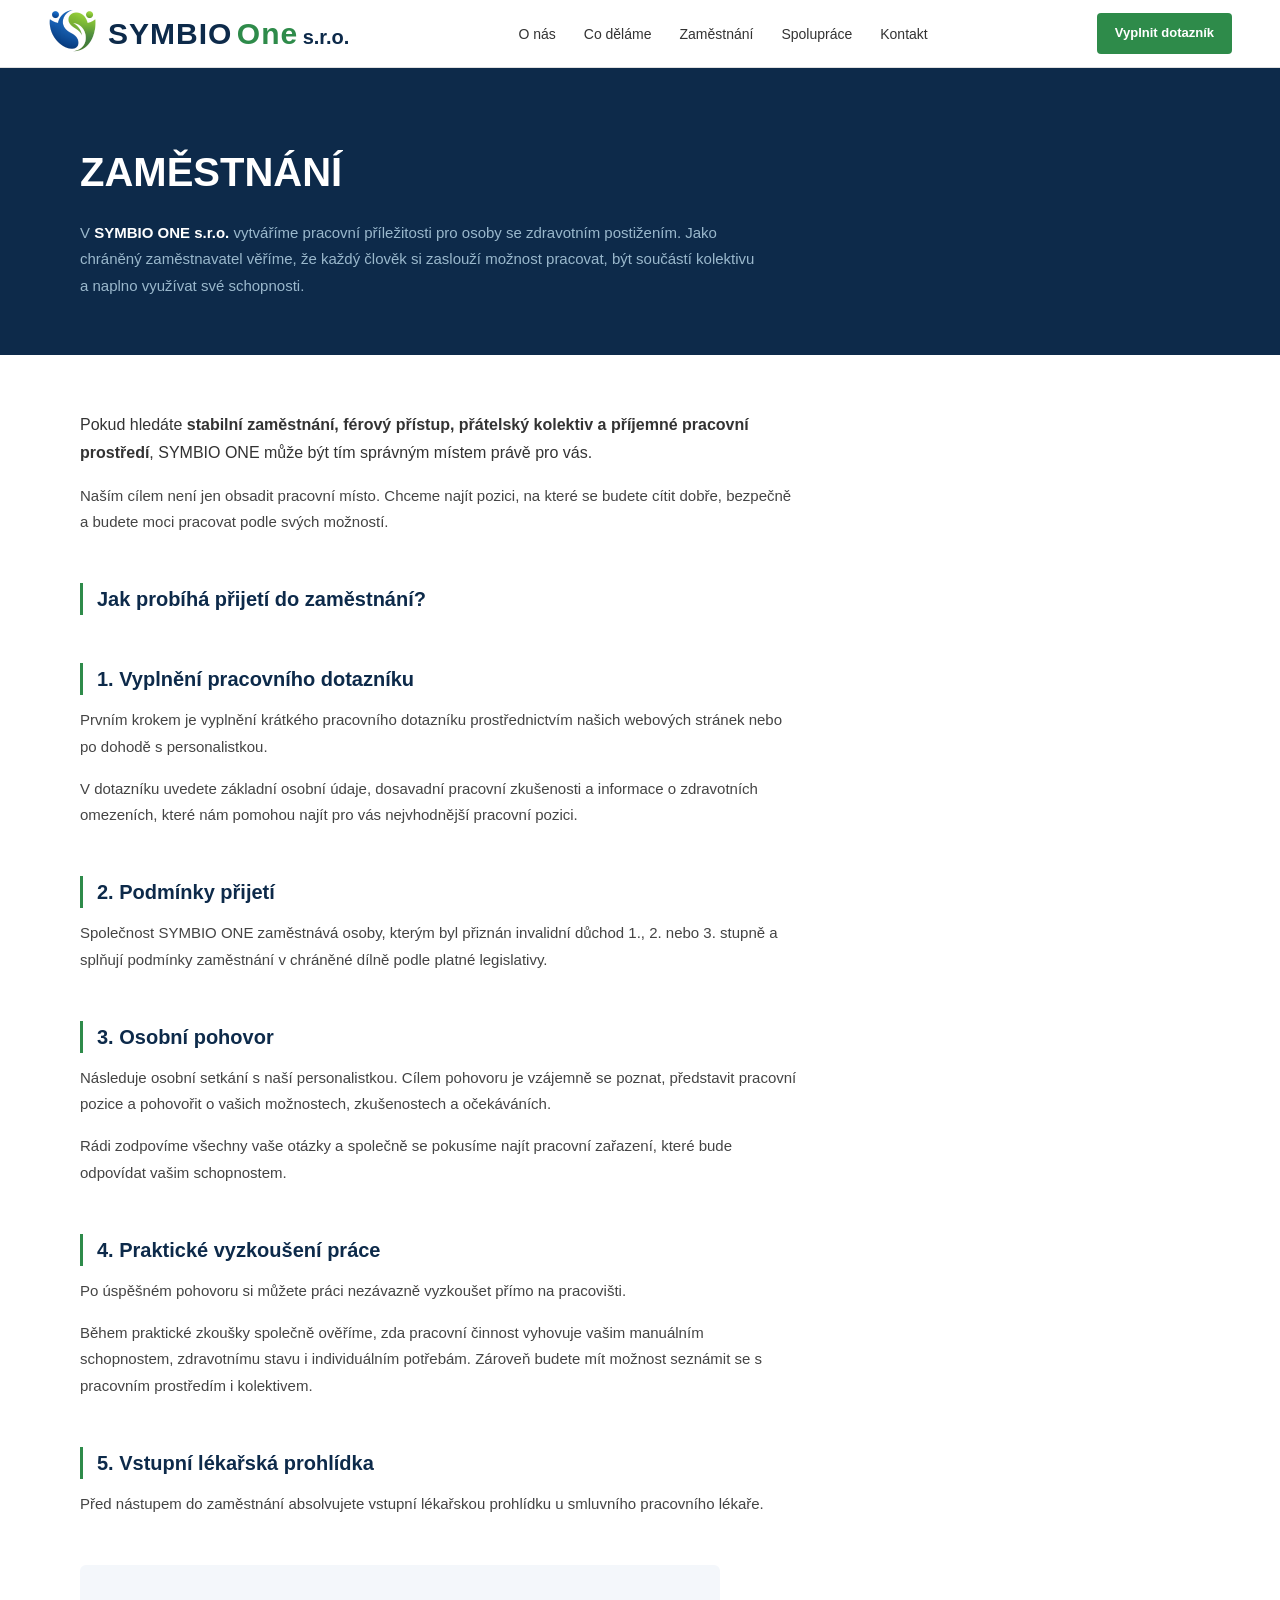
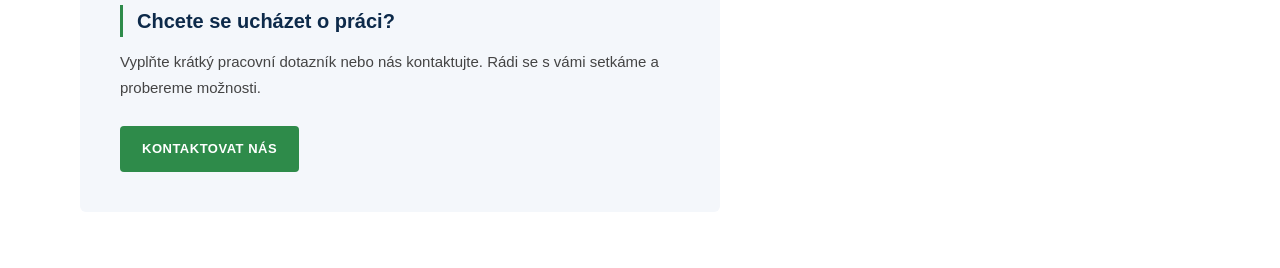
<file: zamestnanie.html>
<!DOCTYPE html>
<html lang="cs">

<head>
    <meta charset="UTF-8">
    <meta name="viewport" content="width=device-width, initial-scale=1.0">
    <title>SYMBIO ONE – Zaměstnání</title>
    <link rel="stylesheet" href="style.css">
</head>

<body>

    <nav>
        <a href="index.html" class="nav-logo">
            <div class="nav-logo-icon"><img src="logo.png" alt="SYMBIO ONE Logo" /></div>
            <div class="nav-logo-text">
                <strong class="navy">SYMBIO</strong>
                <strong class="green">One</strong>
                <span class="navy">s.r.o.</span>
            </div>
        </a>
        <ul>
            <li><a href="onas.html">O nás</a></li>
            <li><a href="sluzby.html">Co děláme</a></li>
            <li><a href="zamestnanie.html">Zaměstnání</a></li>
            <li><a href="spolupraca.html">Spolupráce</a></li>
            <li><a href="kontakt.html">Kontakt</a></li>
        </ul>
        <a href="zamestnanie.html" class="nav-cta">Vyplnit dotazník</a>
    </nav>

    <div class="page-hero">
        <h1>Zaměstnání</h1>
        <p>V <strong>SYMBIO ONE s.r.o.</strong> vytváříme pracovní příležitosti pro osoby se zdravotním
            postižením. Jako chráněný zaměstnavatel věříme, že každý člověk si zaslouží možnost pracovat,
            být součástí kolektivu a naplno využívat své schopnosti.</p>
    </div>

    <div class="page-content">
        <p>Pokud hledáte <strong>stabilní zaměstnání, férový přístup, přátelský kolektiv a příjemné pracovní
                prostředí</strong>, SYMBIO ONE může být tím správným místem právě pro vás.</p>
        <p>Naším cílem není jen obsadit pracovní místo. Chceme najít pozici, na které se budete cítit
            dobře, bezpečně a budete moci pracovat podle svých možností.</p>

        <h2>Jak probíhá přijetí do zaměstnání?</h2>

        <h2>1. Vyplnění pracovního dotazníku</h2>
        <p>Prvním krokem je vyplnění krátkého pracovního dotazníku prostřednictvím našich webových stránek
            nebo po dohodě s personalistkou.</p>
        <p>V dotazníku uvedete základní osobní údaje, dosavadní pracovní zkušenosti a informace
            o zdravotních omezeních, které nám pomohou najít pro vás nejvhodnější pracovní pozici.</p>

        <h2>2. Podmínky přijetí</h2>
        <p>Společnost SYMBIO ONE zaměstnává osoby, kterým byl přiznán invalidní důchod 1., 2. nebo 3. stupně
            a splňují podmínky zaměstnání v chráněné dílně podle platné legislativy.</p>

        <h2>3. Osobní pohovor</h2>
        <p>Následuje osobní setkání s naší personalistkou. Cílem pohovoru je vzájemně se poznat,
            představit pracovní pozice a pohovořit o vašich možnostech, zkušenostech a očekáváních.</p>
        <p>Rádi zodpovíme všechny vaše otázky a společně se pokusíme najít pracovní zařazení, které bude
            odpovídat vašim schopnostem.</p>

        <h2>4. Praktické vyzkoušení práce</h2>
        <p>Po úspěšném pohovoru si můžete práci nezávazně vyzkoušet přímo na pracovišti.</p>
        <p>Během praktické zkoušky společně ověříme, zda pracovní činnost vyhovuje vašim manuálním schopnostem,
            zdravotnímu stavu i individuálním potřebám. Zároveň budete mít možnost seznámit se s pracovním
            prostředím i kolektivem.</p>

        <h2>5. Vstupní lékařská prohlídka</h2>
        <p>Před nástupem do zaměstnání absolvujete vstupní lékařskou prohlídku u smluvního pracovního lékaře.</p>

        <div class="cta-box">
            <h2>Chcete se ucházet o práci?</h2>
            <p>Vyplňte krátký pracovní dotazník nebo nás kontaktujte. Rádi se s vámi setkáme a probereme
                možnosti.</p>
            <a href="kontakt.html" class="btn-green">Kontaktovat nás</a>
        </div>
    </div>
</body>

</html>
</file>
<file: style.css>
:root {
  --navy: #0d2a4a;
  --green: #2e8b4a;
  --green-dark: #236939;
  --bg-light: #edf4fb;
  --bg-green-light: #e8f5ee;
}

*,
*::before,
*::after {
  margin: 0;
  padding: 0;
  box-sizing: border-box;
}

body {
  font-family: "Segoe UI", Arial, sans-serif;
  color: #222;
  line-height: 1.6;
}

/* ─── NAV ─────────────────────────────────────── */
nav {
  position: sticky;
  top: 0;
  z-index: 100;
  background: #fff;
  border-bottom: 1px solid #e0e0e0;
  display: flex;
  align-items: center;
  justify-content: space-between;
  padding: 0 48px;
  height: 68px;
}

.nav-logo {
  display: flex;
  align-items: center;
  gap: 10px;
  text-decoration: none;
  flex-shrink: 0;
}

.nav-logo-icon img {
  width: 50px;
}

.nav-logo-text strong {
  font-size: 30px;
  font-weight: 900;
  letter-spacing: 1px;
}
.nav-logo-text span {
  font-weight: 700;
  font-size: 20px;
}

.nav-logo-text .navy {
  color: var(--navy);
}

.nav-logo-text .green {
  color: var(--green);
}

nav ul {
  list-style: none;
  display: flex;
  gap: 28px;
  align-items: center;
}

nav ul a {
  text-decoration: none;
  color: #333;
  font-size: 14px;
  font-weight: 500;
}

nav ul a:hover {
  color: var(--green);
}

.nav-cta {
  background: var(--green);
  color: #fff;
  text-decoration: none;
  padding: 10px 18px;
  border-radius: 4px;
  font-size: 13px;
  font-weight: 700;
  white-space: nowrap;
  flex-shrink: 0;
}

.nav-cta:hover {
  background: var(--green-dark);
}

/* ─── BUTTONS ─────────────────────────────────── */
.btn-green {
  display: inline-flex;
  align-items: center;
  gap: 8px;
  background: var(--green);
  color: #fff;
  text-decoration: none;
  padding: 13px 22px;
  border-radius: 4px;
  font-size: 13px;
  font-weight: 700;
  text-transform: uppercase;
  letter-spacing: 0.5px;
  white-space: nowrap;
}

.btn-green:hover {
  background: var(--green-dark);
}

.btn-navy {
  display: inline-flex;
  align-items: center;
  gap: 8px;
  background: var(--navy);
  color: #fff;
  text-decoration: none;
  padding: 13px 22px;
  border-radius: 4px;
  font-size: 13px;
  font-weight: 700;
  text-transform: uppercase;
  letter-spacing: 0.5px;
  white-space: nowrap;
}

.btn-navy:hover {
  opacity: 0.88;
}

.btn-outline-white {
  display: inline-block;
  border: 2px solid #fff;
  color: #fff;
  text-decoration: none;
  padding: 11px 24px;
  border-radius: 4px;
  font-size: 13px;
  font-weight: 700;
  text-transform: uppercase;
  letter-spacing: 0.5px;
  white-space: nowrap;
}

.btn-outline-white:hover {
  background: rgba(255, 255, 255, 0.12);
}

/* ─── PHOTO PLACEHOLDER ───────────────────────── */
.photo-placeholder {
  width: 100%;
  height: 100%;
  background: #b8cfe0;
  display: flex;
  align-items: center;
  justify-content: center;
  color: #789;
  font-size: 13px;
  text-align: center;
}

/* ─── HERO ────────────────────────────────────── */
.hero {
  display: grid;
  grid-template-columns: 1fr 1fr;
  min-height: 540px;
}

.hero-left {
  padding: 72px 64px 64px 80px;
  display: flex;
  flex-direction: column;
  justify-content: center;
  background: #fff;
}

.hero-left h1 {
  font-size: 38px;
  font-weight: 900;
  line-height: 1.15;
  color: var(--navy);
  text-transform: uppercase;
  margin-bottom: 20px;
}

.hero-left h1 .accent {
  color: var(--green);
}

.hero-left p {
  font-size: 14px;
  color: #555;
  line-height: 1.75;
  margin-bottom: 32px;
  max-width: 440px;
}

.hero-btns {
  display: flex;
  gap: 12px;
  flex-wrap: wrap;
}

.hero-right {
  overflow: hidden;
  min-height: 400px;
}

.hero-right img {
  width: 100%;
  height: 100%;
  object-fit: cover;
}

/* ─── O NÁS ───────────────────────────────────── */
#onas {
  padding: 72px 80px;
  scroll-margin-top: 68px;
}

.onas-inner {
  display: grid;
  grid-template-columns: 2fr 3fr;
  gap: 64px;
  margin-bottom: 52px;
  align-items: start;
}

.onas-photo {
  width: 100%;
  aspect-ratio: 4 / 3;
  border-radius: 4px;
  overflow: hidden;
}

.onas-photo img {
  width: 100%;
  height: 100%;
  object-fit: cover;
}

.onas-text h2 {
  font-size: 32px;
  font-weight: 700;
  color: var(--navy);
  margin-bottom: 18px;
}

.onas-text p {
  font-size: 14px;
  color: #555;
  line-height: 1.75;
  margin-bottom: 12px;
}

.onas-icons {
  display: grid;
  grid-template-columns: repeat(4, 1fr);
  gap: 24px;
  padding-top: 44px;
  border-top: 1px solid #e8e8e8;
}

.onas-icon-item {
  display: flex;
  flex-direction: column;
  align-items: center;
  text-align: center;
  gap: 12px;
}

.onas-icon-item .icon-circle {
  width: 64px;
  height: 64px;
  background: var(--bg-green-light);
  border-radius: 50%;
  display: flex;
  align-items: center;
  justify-content: center;
  font-size: 28px;
}

.onas-icon-item span {
  font-size: 11px;
  font-weight: 700;
  text-transform: uppercase;
  letter-spacing: 0.8px;
  color: var(--navy);
}

/* ─── ČO ROBÍME ───────────────────────────────── */
#sluzby {
  padding: 72px 80px;
  background: #f8f9fa;
  scroll-margin-top: 68px;
}

#sluzby h2 {
  font-size: 32px;
  font-weight: 700;
  color: var(--navy);
  text-align: center;
  margin-bottom: 48px;
}

.sluzby-grid {
  display: grid;
  grid-template-columns: repeat(4, 1fr);
  gap: 24px;
  margin-bottom: 32px;
}

.sluzby-card .card-photo {
  width: 100%;
  aspect-ratio: 4 / 3;
  border-radius: 4px;
  overflow: hidden;
  margin-bottom: 14px;
}

.sluzby-card .card-photo img {
  width: 100%;
  height: 100%;
  object-fit: cover;
}

.sluzby-card h3 {
  font-size: 12px;
  font-weight: 700;
  text-transform: uppercase;
  letter-spacing: 0.6px;
  color: var(--navy);
  margin-bottom: 6px;
}

.sluzby-card p {
  font-size: 13px;
  color: #666;
  line-height: 1.6;
}

.sluzby-chips {
  display: grid;
  grid-template-columns: repeat(3, 1fr);
  background: var(--bg-green-light);
  border-radius: 6px;
  padding: 20px 0;
}

.chip {
  display: flex;
  align-items: center;
  gap: 14px;
  font-size: 13px;
  color: #2a5a38;
  font-weight: 500;
  padding: 8px 28px;
}

.chip + .chip {
  border-left: 1px solid #c5dfc9;
}

.chip-icon {
  width: 38px;
  height: 38px;
  background: var(--green);
  border-radius: 50%;
  display: flex;
  align-items: center;
  justify-content: center;
  color: #fff;
  font-size: 16px;
  flex-shrink: 0;
}

/* ─── ZAMESTNANIE ─────────────────────────────── */
#zamestnanie {
  padding: 72px 80px;
  background: var(--bg-light);
  display: grid;
  grid-template-columns: 1fr 1.7fr;
  gap: 72px;
  align-items: center;
  scroll-margin-top: 68px;
}

.zamestnanie-photo {
  width: 100%;
  aspect-ratio: 3 / 4;
  border-radius: 6px;
  overflow: hidden;
}

.zamestnanie-photo img {
  width: 100%;
  height: 100%;
  object-fit: cover;
}

.zamestnanie-content h2 {
  font-size: 32px;
  font-weight: 700;
  color: var(--navy);
  margin-bottom: 14px;
}

.zamestnanie-content > p {
  font-size: 14px;
  color: #555;
  line-height: 1.75;
  margin-bottom: 36px;
}

.steps {
  display: flex;
  align-items: flex-start;
  margin-bottom: 32px;
}

.step {
  display: flex;
  flex-direction: column;
  align-items: center;
  text-align: center;
  flex: 1;
}

.step-num {
  width: 44px;
  height: 44px;
  border-radius: 50%;
  background: var(--green);
  color: #fff;
  font-size: 17px;
  font-weight: 700;
  display: flex;
  align-items: center;
  justify-content: center;
  margin-bottom: 10px;
  flex-shrink: 0;
}

.step-num--navy {
  background: var(--navy);
}

.step-label {
  font-size: 11px;
  color: var(--navy);
  font-weight: 600;
  max-width: 72px;
  line-height: 1.4;
}

.step-arrow {
  color: var(--green);
  font-size: 18px;
  margin-top: 13px;
  flex-shrink: 0;
  padding: 0 2px;
}

/* ─── SPOLUPRÁCA ──────────────────────────────── */
#spolupraca {
  scroll-margin-top: 68px;
}

.spolupraca-inner {
  padding: 72px 80px;
  display: grid;
  grid-template-columns: 1fr 1fr;
  gap: 64px;
  align-items: start;
}

.spolupraca-left h2 {
  font-size: 32px;
  font-weight: 700;
  color: var(--navy);
  margin-bottom: 14px;
}

.spolupraca-left > p {
  font-size: 14px;
  color: #555;
  line-height: 1.75;
  margin-bottom: 36px;
}

.spolupraca-icons {
  display: grid;
  grid-template-columns: repeat(3, 1fr);
  gap: 20px;
}

.spolupraca-icon-item {
  display: flex;
  flex-direction: column;
  align-items: center;
  text-align: center;
  gap: 8px;
}

.spolupraca-icon-item .icon-circle {
  width: 56px;
  height: 56px;
  border: 2px solid var(--navy);
  border-radius: 50%;
  display: flex;
  align-items: center;
  justify-content: center;
  font-size: 22px;
  margin-bottom: 4px;
}

.spolupraca-icon-item strong {
  font-size: 12px;
  font-weight: 700;
  text-transform: uppercase;
  letter-spacing: 0.5px;
  color: var(--navy);
}

.spolupraca-icon-item p {
  font-size: 12px;
  color: #666;
  line-height: 1.5;
}

.spolupraca-photo {
  width: 100%;
  aspect-ratio: 4 / 3;
  border-radius: 4px;
  overflow: hidden;
}

.spolupraca-photo img {
  width: 100%;
  height: 100%;
  object-fit: cover;
}

.spolupraca-bar {
  background: var(--navy);
  padding: 22px 80px;
  display: flex;
  align-items: center;
  justify-content: space-between;
  gap: 40px;
}

.spolupraca-bar-content {
  display: flex;
  align-items: center;
  gap: 16px;
}

.spolupraca-bar-content .bar-icon {
  font-size: 28px;
  flex-shrink: 0;
}

.spolupraca-bar-content p {
  color: #cde;
  font-size: 14px;
  line-height: 1.6;
}

/* ─── KONTAKT ─────────────────────────────────── */
#kontakt {
  background: var(--navy);
  padding: 72px 80px;
  display: grid;
  grid-template-columns: 1.1fr 1.2fr 1fr;
  gap: 48px;
  scroll-margin-top: 68px;
}

.kontakt-info h2 {
  font-size: 28px;
  font-weight: 700;
  color: #fff;
  margin-bottom: 12px;
}

.kontakt-info > p {
  font-size: 13px;
  color: #9ab8cc;
  line-height: 1.75;
  margin-bottom: 28px;
}

.kontakt-detail {
  display: flex;
  align-items: flex-start;
  gap: 10px;
  margin-bottom: 12px;
  font-size: 13px;
  color: #cde;
  line-height: 1.55;
}

.kontakt-detail .d-icon {
  color: var(--green);
  font-size: 15px;
  flex-shrink: 0;
  margin-top: 2px;
}

.kontakt-detail a {
  color: #cde;
  text-decoration: none;
}

.kontakt-detail a:hover {
  color: #fff;
}

.kontakt-section {
  margin-bottom: 24px;
}

.kontakt-section h3 {
  font-size: 13px;
  font-weight: 700;
  text-transform: uppercase;
  letter-spacing: 0.8px;
  color: var(--green);
  margin-bottom: 10px;
}

.kontakt-form {
  display: flex;
  flex-direction: column;
  gap: 12px;
}

.kontakt-form input,
.kontakt-form textarea {
  background: rgba(255, 255, 255, 0.07);
  border: 1px solid rgba(255, 255, 255, 0.18);
  border-radius: 4px;
  padding: 12px 14px;
  font-size: 13px;
  color: #fff;
  font-family: inherit;
  outline: none;
}

.kontakt-form input::placeholder,
.kontakt-form textarea::placeholder {
  color: rgba(255, 255, 255, 0.35);
}

.kontakt-form input:focus,
.kontakt-form textarea:focus {
  border-color: var(--green);
}

.kontakt-form textarea {
  resize: vertical;
  min-height: 104px;
}

.kontakt-form button {
  background: var(--green);
  color: #fff;
  border: none;
  padding: 13px;
  border-radius: 4px;
  font-size: 13px;
  font-weight: 700;
  text-transform: uppercase;
  letter-spacing: 0.5px;
  cursor: pointer;
  font-family: inherit;
}

.kontakt-form button:hover {
  background: var(--green-dark);
}

.form-status {
  position: fixed;
  top: 80px;
  left: 50%;
  transform: translateX(-50%);
  z-index: 999;
  padding: 14px 24px;
  border-radius: 6px;
  font-size: 14px;
  font-weight: 600;
  white-space: nowrap;
  box-shadow: 0 4px 16px rgba(0, 0, 0, 0.25);
  animation: slideDown 0.3s ease;
}

@keyframes slideDown {
  from {
    opacity: 0;
    top: 60px;
  }
  to {
    opacity: 1;
    top: 80px;
  }
}

.form-status--ok {
  background: #1e6b3a;
  color: #d4f7e2;
  border: 1px solid #2e8b4a;
}

.form-status--error {
  background: #7a1e1e;
  color: #fdd;
  border: 1px solid #c03030;
}

.kontakt-map {
  background: #1a3a5c;
  border-radius: 4px;
  display: flex;
  align-items: center;
  justify-content: center;
  font-size: 48px;
  min-height: 220px;
}

/* ─── GENERIC SUB-PAGES ───────────────────────── */
.page-hero {
  background: var(--navy);
  padding: 72px 80px 56px;
}

.page-hero h1 {
  font-size: 40px;
  font-weight: 900;
  color: #fff;
  text-transform: uppercase;
  margin-bottom: 16px;
}

.page-hero p {
  font-size: 15px;
  color: #9ab8cc;
  max-width: 680px;
  line-height: 1.75;
}

.page-hero strong {
  color: #fff;
}

.page-content {
  padding: 56px 80px;
}

.page-content > p:first-child {
  font-size: 16px;
  color: #333;
}

.page-content h2 {
  font-size: 20px;
  font-weight: 700;
  color: var(--navy);
  margin-bottom: 12px;
  margin-top: 48px;
  padding-left: 14px;
  border-left: 3px solid var(--green);
}

.page-content h2:first-child {
  margin-top: 0;
}

.page-content p {
  font-size: 15px;
  color: #444;
  margin-bottom: 16px;
  max-width: 720px;
  line-height: 1.75;
}

.values-list {
  list-style: none;
  display: flex;
  flex-direction: column;
  gap: 12px;
  margin-bottom: 40px;
}

.values-list li {
  display: flex;
  align-items: center;
  gap: 10px;
  font-size: 15px;
  color: #222;
}

.values-list .icon {
  font-size: 20px;
  width: 28px;
  text-align: center;
}

.cta-box {
  background: #f4f7fb;
  border-radius: 6px;
  padding: 40px;
  margin-top: 48px;
  max-width: 640px;
}

.cta-box h2 {
  font-size: 20px;
  font-weight: 700;
  margin-bottom: 12px;
  color: var(--navy);
  margin-top: 0;
}

.cta-box p {
  font-size: 15px;
  color: #444;
  margin-bottom: 24px;
}

.services-grid {
  display: grid;
  grid-template-columns: repeat(auto-fit, minmax(240px, 1fr));
  gap: 24px;
  margin-top: 40px;
}

.service-card {
  background: #f4f7fb;
  border-radius: 6px;
  padding: 32px 28px;
}

.service-card .service-icon {
  font-size: 32px;
  margin-bottom: 16px;
}

.service-card h3 {
  font-size: 18px;
  font-weight: 700;
  margin-bottom: 10px;
  color: var(--navy);
}

.service-card p {
  font-size: 14px;
  color: #555;
}

/* ─── MOBILE / TABLET RESPONSIVE ─────────────── */
@media (max-width: 980px) {
  nav {
    padding: 16px 24px;
    height: auto;
    flex-wrap: wrap;
    gap: 12px;
  }

  nav ul {
    order: 3;
    width: 100%;
    justify-content: center;
    flex-wrap: wrap;
    gap: 14px;
  }

  .nav-cta {
    width: 100%;
    text-align: center;
  }

  .hero {
    grid-template-columns: 1fr;
  }

  .hero-left {
    padding: 56px 32px 48px;
  }

  .hero-right {
    min-height: 280px;
  }

  .onas-inner,
  #zamestnanie,
  .spolupraca-inner,
  #kontakt {
    grid-template-columns: 1fr;
  }

  #onas,
  #sluzby,
  #zamestnanie,
  .spolupraca-inner,
  .spolupraca-bar,
  #kontakt,
  .page-hero,
  .page-content {
    padding-left: 24px;
    padding-right: 24px;
  }

  .onas-icons {
    grid-template-columns: repeat(2, 1fr);
  }

  .sluzby-grid {
    grid-template-columns: repeat(2, 1fr);
  }

  .spolupraca-icons {
    grid-template-columns: repeat(2, 1fr);
  }

  .spolupraca-bar {
    flex-direction: column;
    align-items: flex-start;
    gap: 16px;
  }

  .steps {
    flex-wrap: wrap;
    gap: 16px;
  }

  .step-arrow {
    display: none;
  }

  .step {
    flex: 1 1 110px;
  }
}

@media (max-width: 760px) {
  body {
    font-size: 15px;
  }

  .hero-left h1,
  .onas-text h2,
  #sluzby h2,
  .zamestnanie-content h2,
  .spolupraca-left h2,
  .kontakt-info h2,
  .page-hero h1 {
    font-size: 28px;
  }

  .hero-btns,
  .btn-green,
  .btn-navy,
  .btn-outline-white {
    width: 100%;
  }

  .hero-btns {
    flex-direction: column;
  }

  .btn-green,
  .btn-navy,
  .btn-outline-white {
    justify-content: center;
    text-align: center;
  }

  .onas-icons,
  .sluzby-grid,
  .spolupraca-icons,
  .sluzby-chips {
    grid-template-columns: 1fr;
  }

  .chip + .chip {
    border-left: none;
    border-top: 1px solid #c5dfc9;
  }

  .chip {
    padding: 10px 18px;
  }

  .page-hero {
    padding-top: 48px;
    padding-bottom: 40px;
  }

  .page-content {
    padding-top: 40px;
    padding-bottom: 40px;
  }

  .cta-box {
    padding: 24px;
  }
}

@media (max-width: 560px) {
  nav {
    padding: 14px 16px;
  }

  nav ul {
    gap: 10px 14px;
  }

  nav ul a {
    font-size: 13px;
  }

  .hero-left,
  #onas,
  #sluzby,
  #zamestnanie,
  .spolupraca-inner,
  .spolupraca-bar,
  #kontakt,
  .page-hero,
  .page-content {
    padding-left: 16px;
    padding-right: 16px;
  }

  .hero-left h1 {
    font-size: 24px;
  }

  .hero-left p,
  .onas-text p,
  .sluzby-card p,
  .zamestnanie-content > p,
  .spolupraca-left > p,
  .spolupraca-bar-content p,
  .kontakt-info > p,
  .page-hero p,
  .page-content p {
    font-size: 14px;
  }

  .step-num {
    width: 40px;
    height: 40px;
    font-size: 15px;
  }

  .step-label {
    font-size: 10px;
  }

  .kontakt-form input,
  .kontakt-form textarea,
  .kontakt-form button {
    font-size: 14px;
  }

  .kontakt-map {
    min-height: 160px;
    font-size: 36px;
  }
}
</file>
